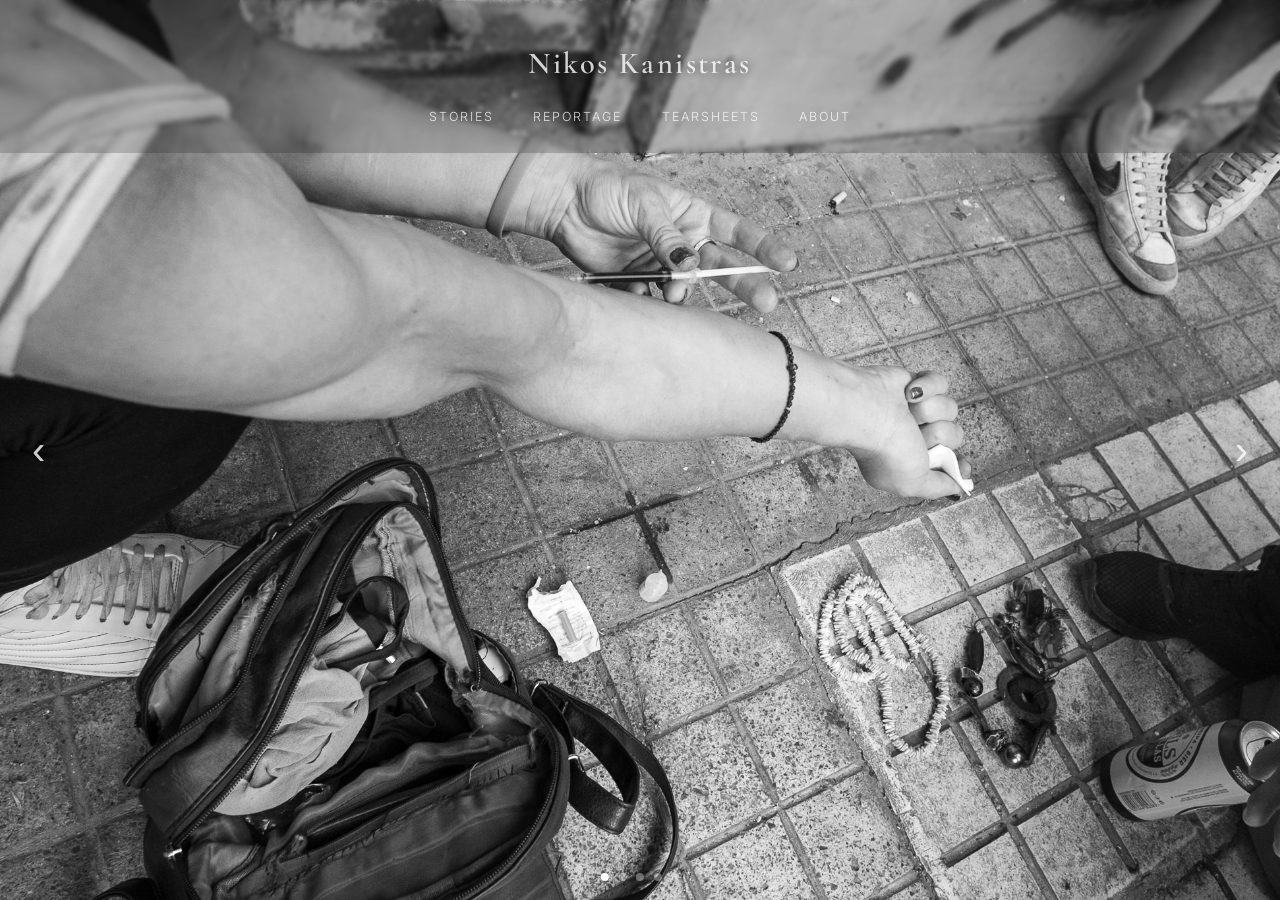
<file: index.html>
<!DOCTYPE html>
<html lang="en">
<head>
  <meta charset="UTF-8">
  <meta name="viewport" content="width=device-width, initial-scale=1.0">
  <title>Nikos Kanistras — Photography</title>
  <link rel="preconnect" href="https://fonts.googleapis.com">
  <link rel="preconnect" href="https://fonts.gstatic.com" crossorigin>
  <link href="https://fonts.googleapis.com/css2?family=Cormorant+Garamond:wght@400;500;600&family=Inter:wght@300;400;500&display=swap" rel="stylesheet">
  <link rel="stylesheet" href="style.css">
  <link rel="stylesheet" href="home.css">
</head>
<body class="home">
  <script src="header.js"></script>

  <main class="site-main">
    <div class="carousel">
      <img class="slide is-active" src="images/homepage_carousel/20210612-Orama_Wrkshp_Omonoia_Gray_Square-0074.jpg" alt="Slide one">
      <img class="slide" src="images/homepage_carousel/20240413-BerlinDE-Demo_PalaestineKongress-0263.jpg" alt="Slide two">
      <img class="slide" src="images/homepage_carousel/20240509-AlKhalilPS-StreetPhotography-0262.jpg" alt="Slide three">
      <img class="slide" src="images/homepage_carousel/20251111-BulqizeAL-Workshop-0398.jpg" alt="Slide four">
      <img class="slide" src="images/homepage_carousel/20250228-BerlinDE-Rally_Commemoration2YearsTempiTrainCrash-0039.jpg" alt="Slide five">

      <button class="carousel-btn prev" aria-label="Previous photo">&#8249;</button>
      <button class="carousel-btn next" aria-label="Next photo">&#8250;</button>

      <div class="carousel-dots"></div>
    </div>
  </main>

  <script src="home.js"></script>
</body>
</html>
</file>
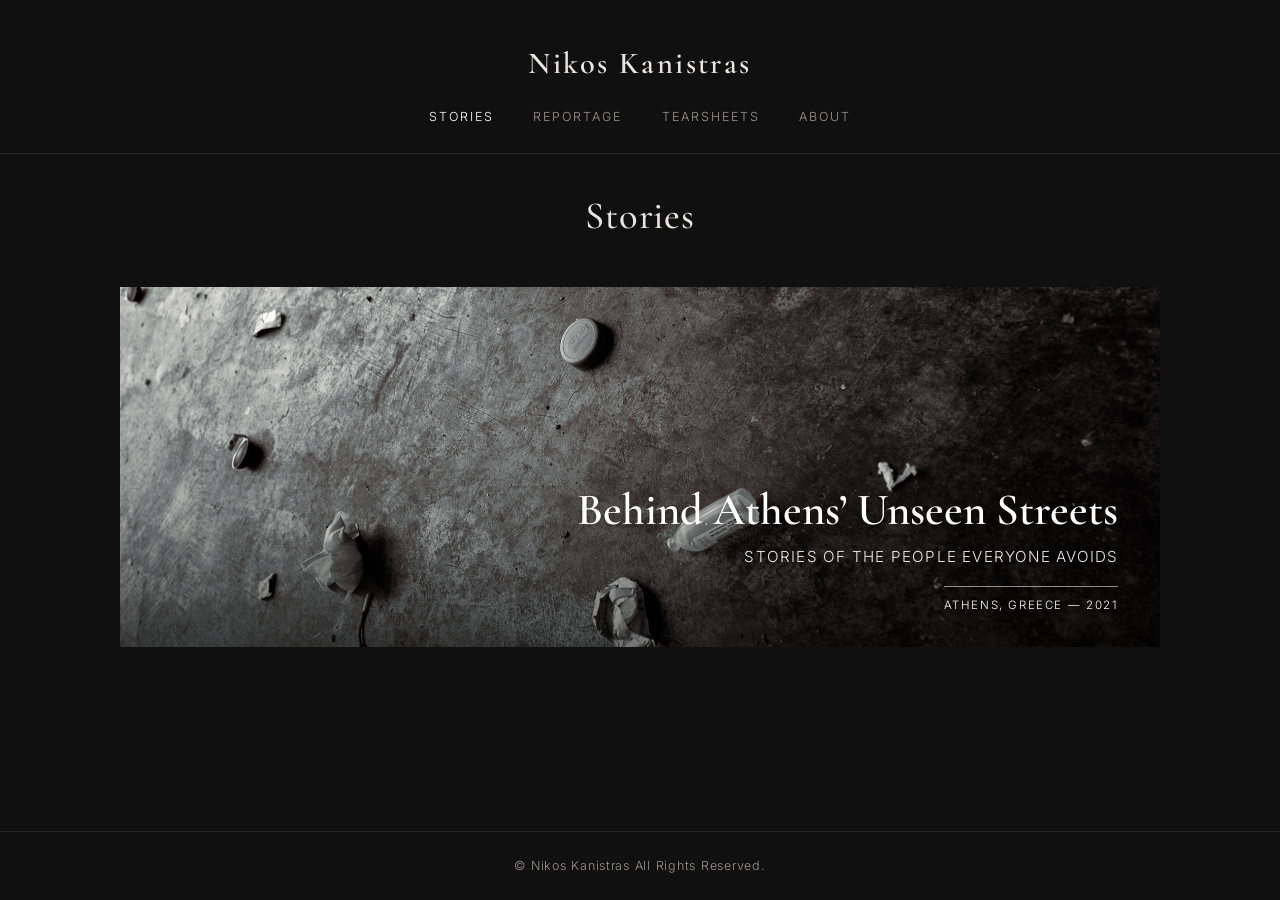
<file: stories.html>
<!DOCTYPE html>
<html lang="en">
<head>
  <meta charset="UTF-8">
  <meta name="viewport" content="width=device-width, initial-scale=1.0">
  <title>Stories — Nikos Kanistras</title>
  <link rel="preconnect" href="https://fonts.googleapis.com">
  <link rel="preconnect" href="https://fonts.gstatic.com" crossorigin>
  <link href="https://fonts.googleapis.com/css2?family=Cormorant+Garamond:wght@400;500;600&family=Inter:wght@300;400;500&display=swap" rel="stylesheet">
  <link rel="stylesheet" href="style.css">
  <link rel="stylesheet" href="stories.css">
</head>
<body>
  <script src="header.js"></script>

  <main class="site-main">
    <h1 class="page-title">Stories</h1>

    <!-- ============ STORY LIST — one column, mini-covers ============
         HOW TO ADD A NEW STORY:
         1. Duplicate the <a class="story-listing"> block.
         2. Point href to the story page file (e.g. omonoia.html).
         3. Swap the image — best to reuse the story's hero photo,
            so card and cover read as the same article.
         4. Fill title, subtitle, place/date EXACTLY as on the
            story cover, so they match when the reader clicks in. -->
    <div class="stories-list">

       <!--
      <-- ===== Hebron's Old City Children ===== --/>
      <a class="story-listing" href="story_hebrons_children.html">
        <img src="images/stories/hebrons_children/20240507-AlKhalilPS-StreetPhotography-0097.jpg"
             alt="Cover photo of the Omonoia story"
             loading="lazy">
        <span class="listing-overlay"></span>
        <span class="listing-text">
          <span class="listing-title">Hebron's Old City Children</span>
          <span class="listing-subtitle">A small kindergarden fights for children</span>
          <span class="listing-meta">HEBRON, West Bank, PALESTINE — May, 2024</span>
        </span>
      </a>
      <-- ===== END OF STORY ===== --/>
      -->

      <!-- ===== Behind Athens' Unseen Streets ===== -->
      <a class="story-listing" href="story_addiction.html">
        <img src="images/stories/omonoia/20210612-Orama_Wrkshp_Omonoia_Gray_Square-0043.jpg"
             alt="Cover photo of the Omonoia story"
             loading="lazy">
        <span class="listing-overlay"></span>
        <span class="listing-text">
          <span class="listing-title">Behind Athens&rsquo; Unseen Streets</span>
          <span class="listing-subtitle">Stories of the people everyone avoids</span>
          <span class="listing-meta">Athens, Greece — 2021</span>
        </span>
      </a>
      <!-- ===== END OF STORY ===== -->

      <!-- Copy-paste the block above for each new story.
           First card above is filled in as a working example. -->

    </div>
  </main>

  <script src="stories.js"></script>
</body>
</html>
</file>
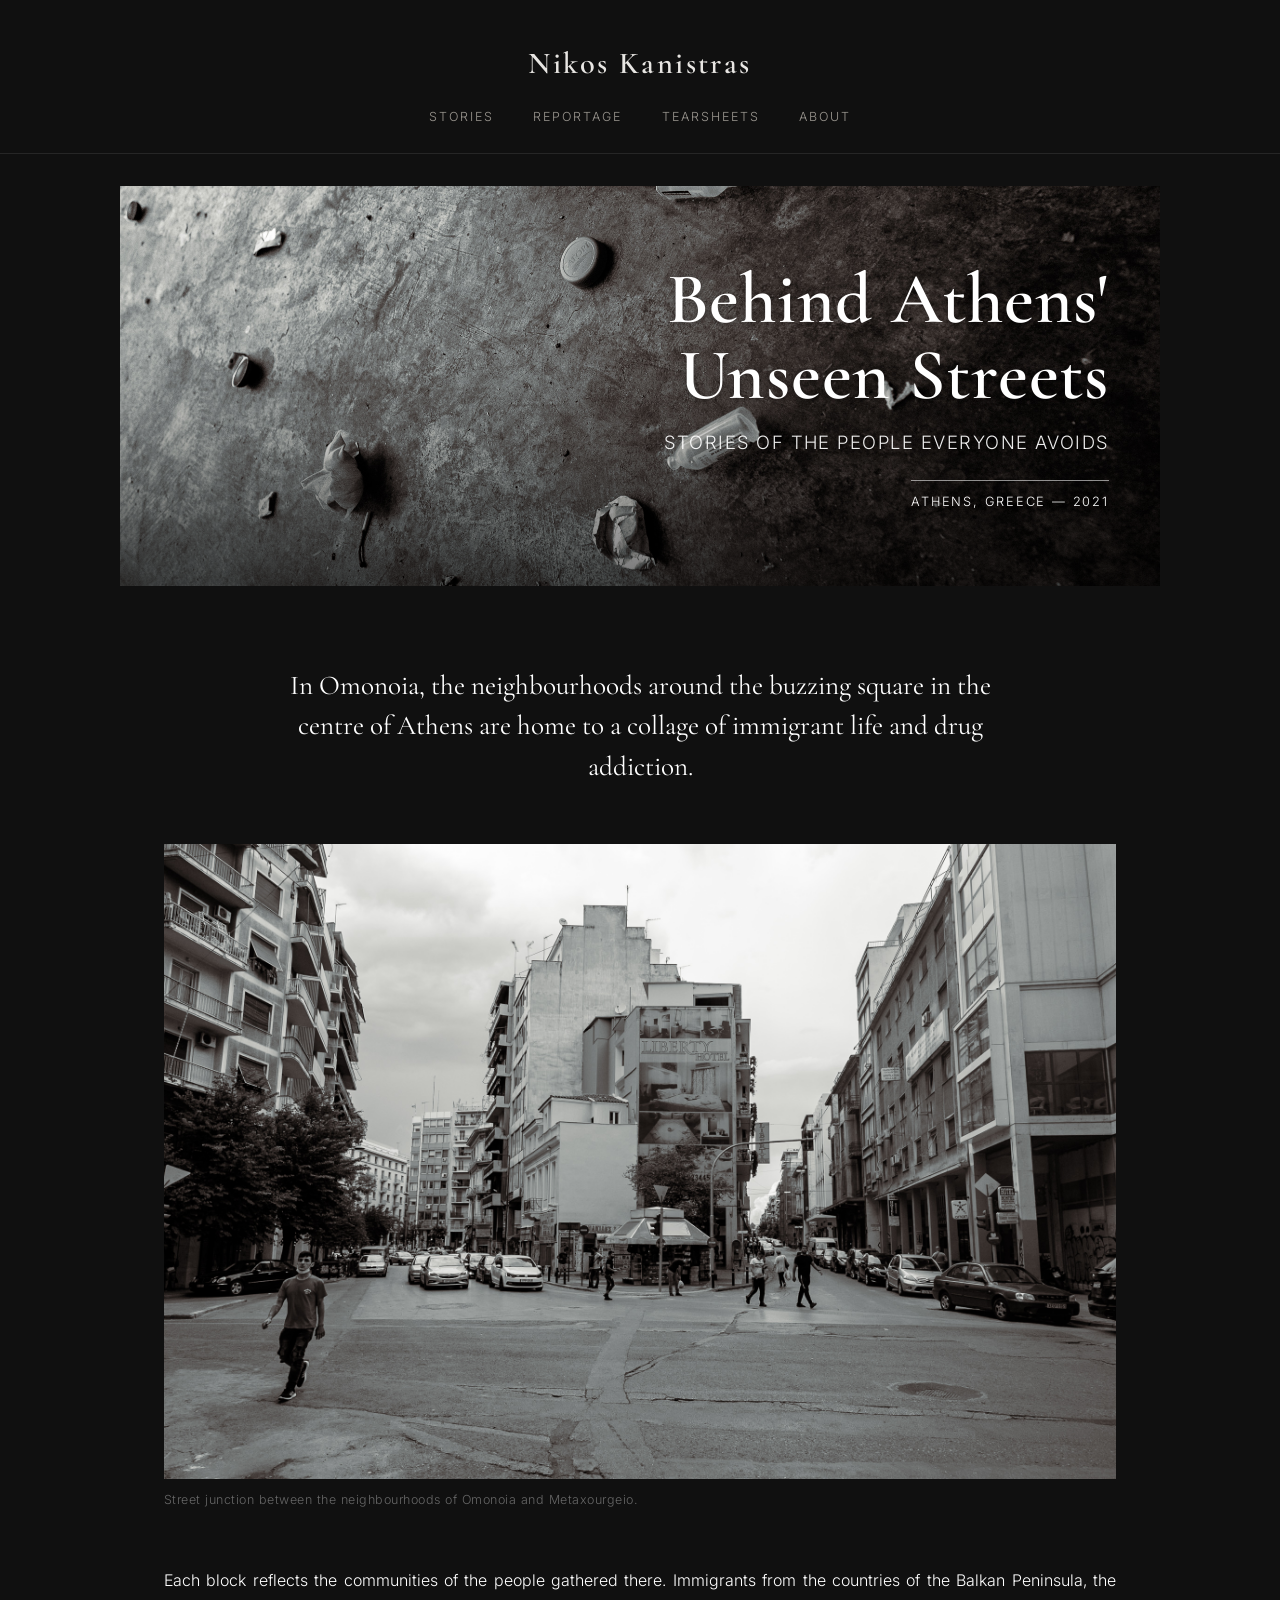
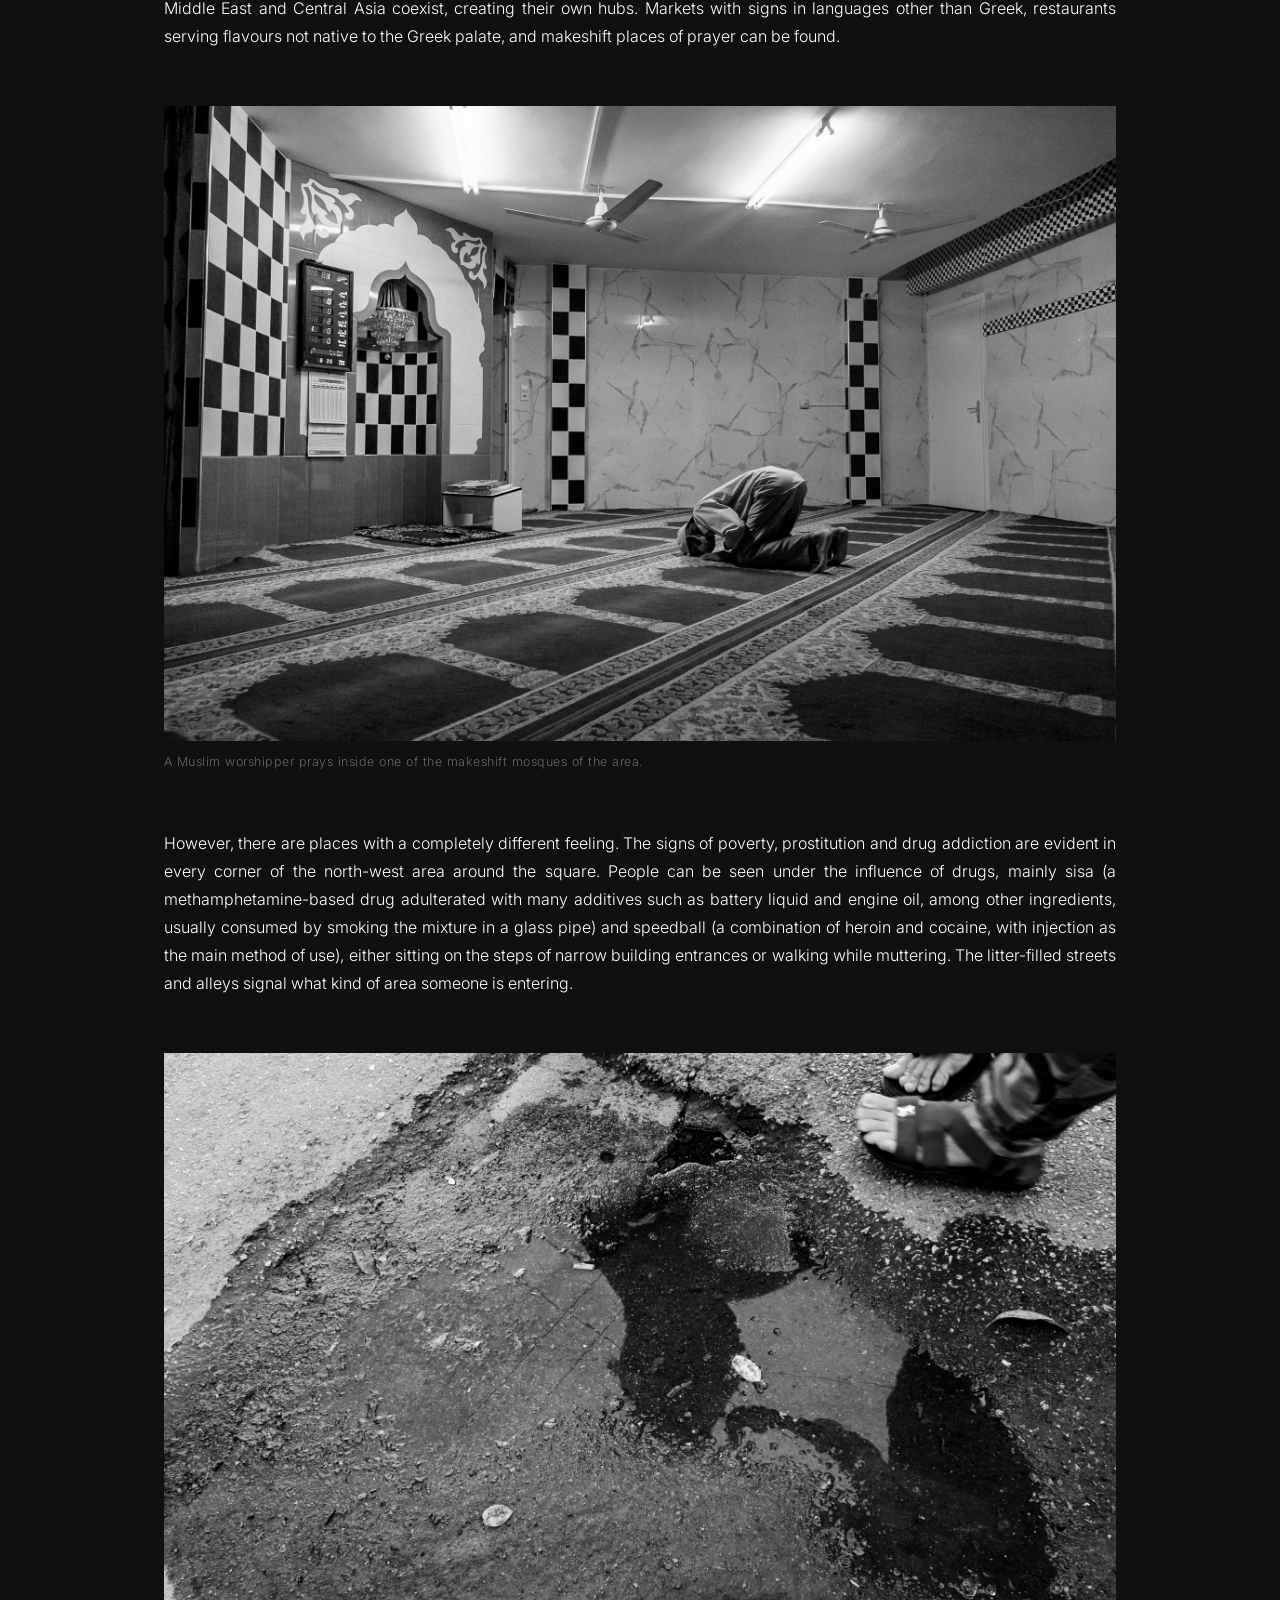
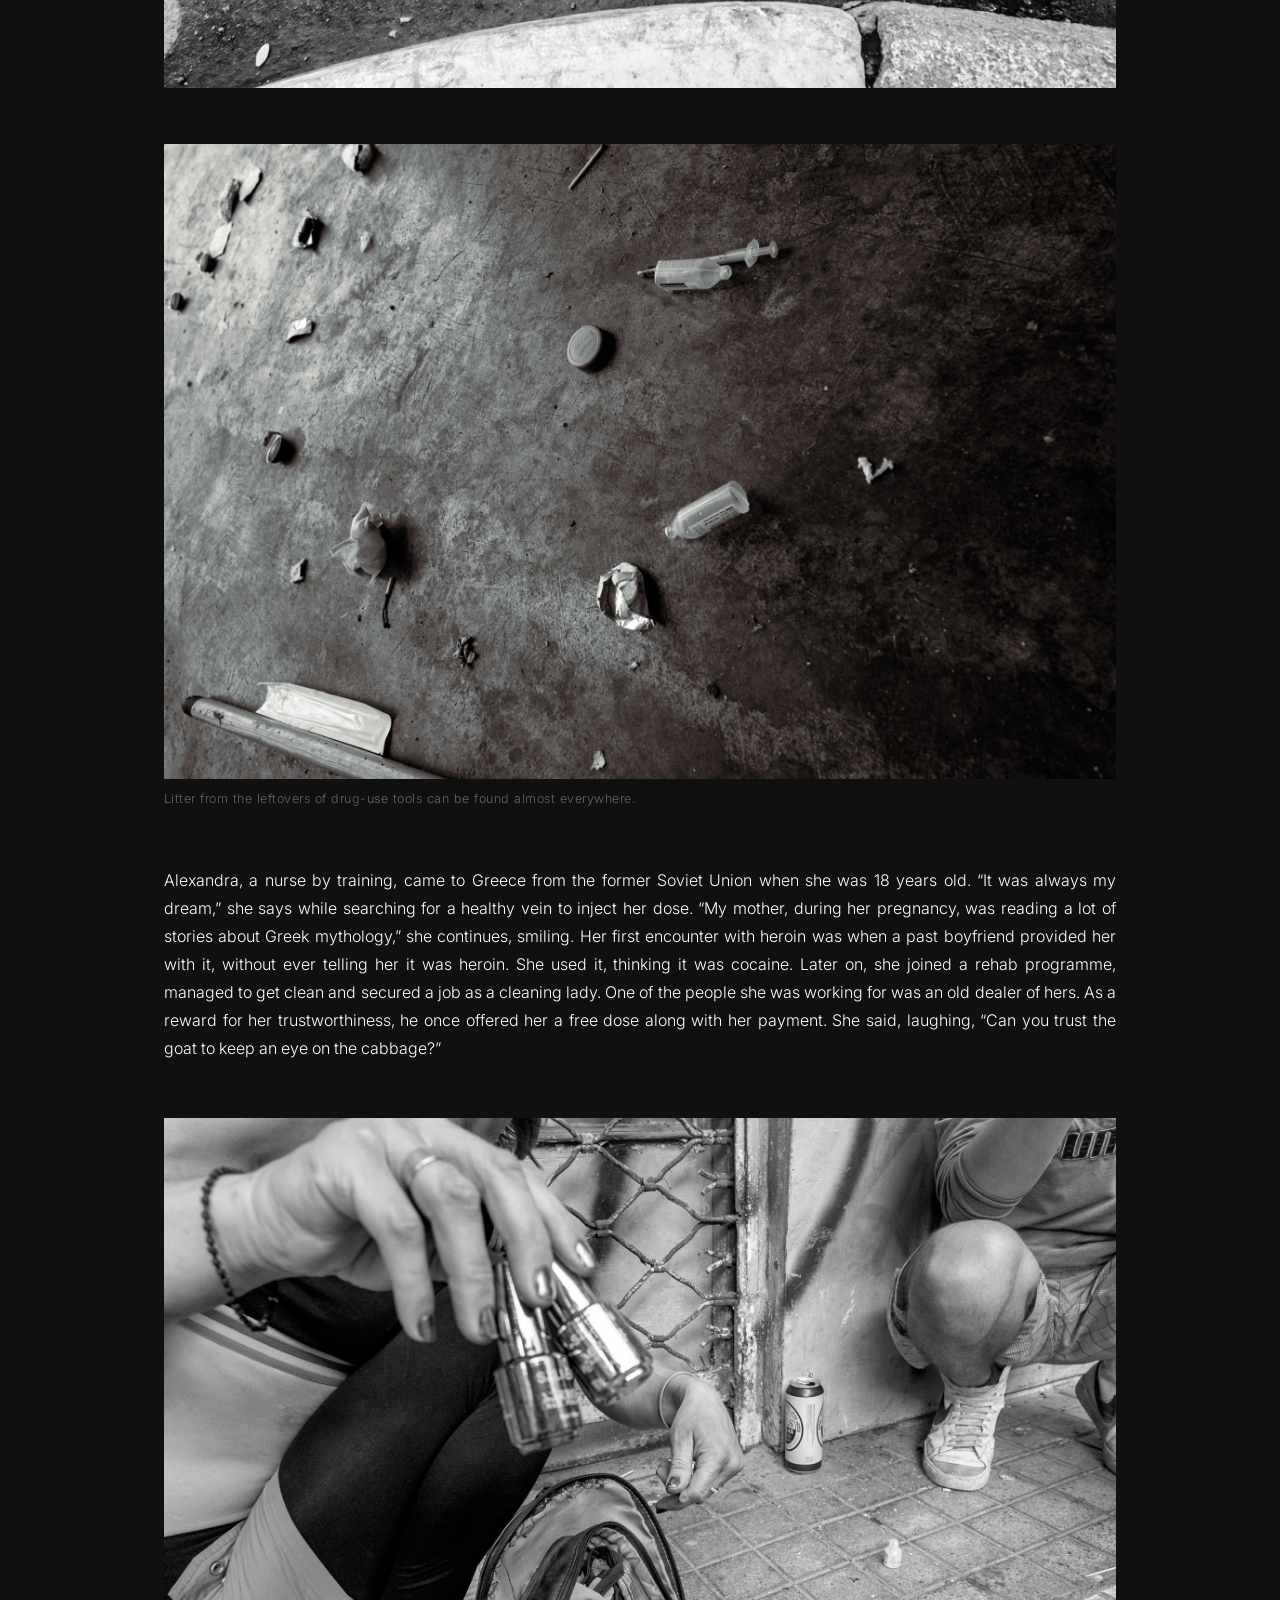
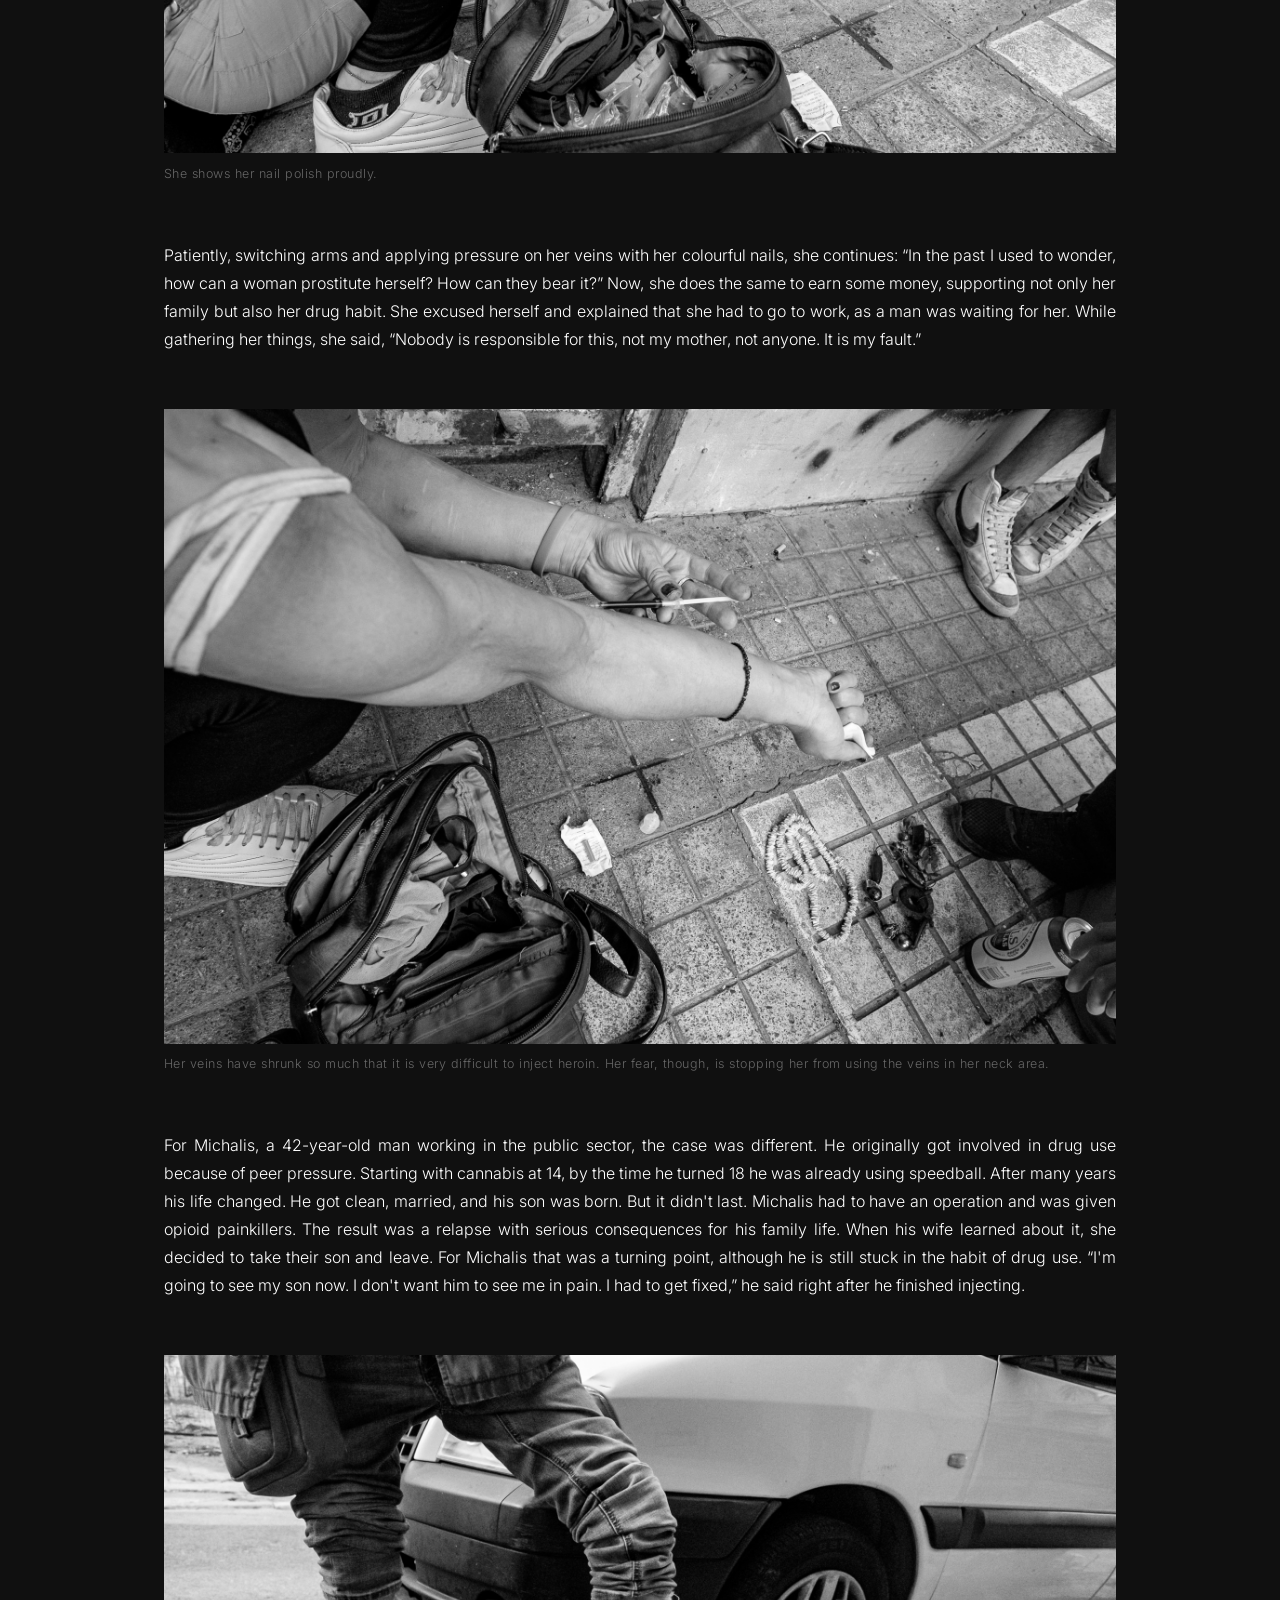
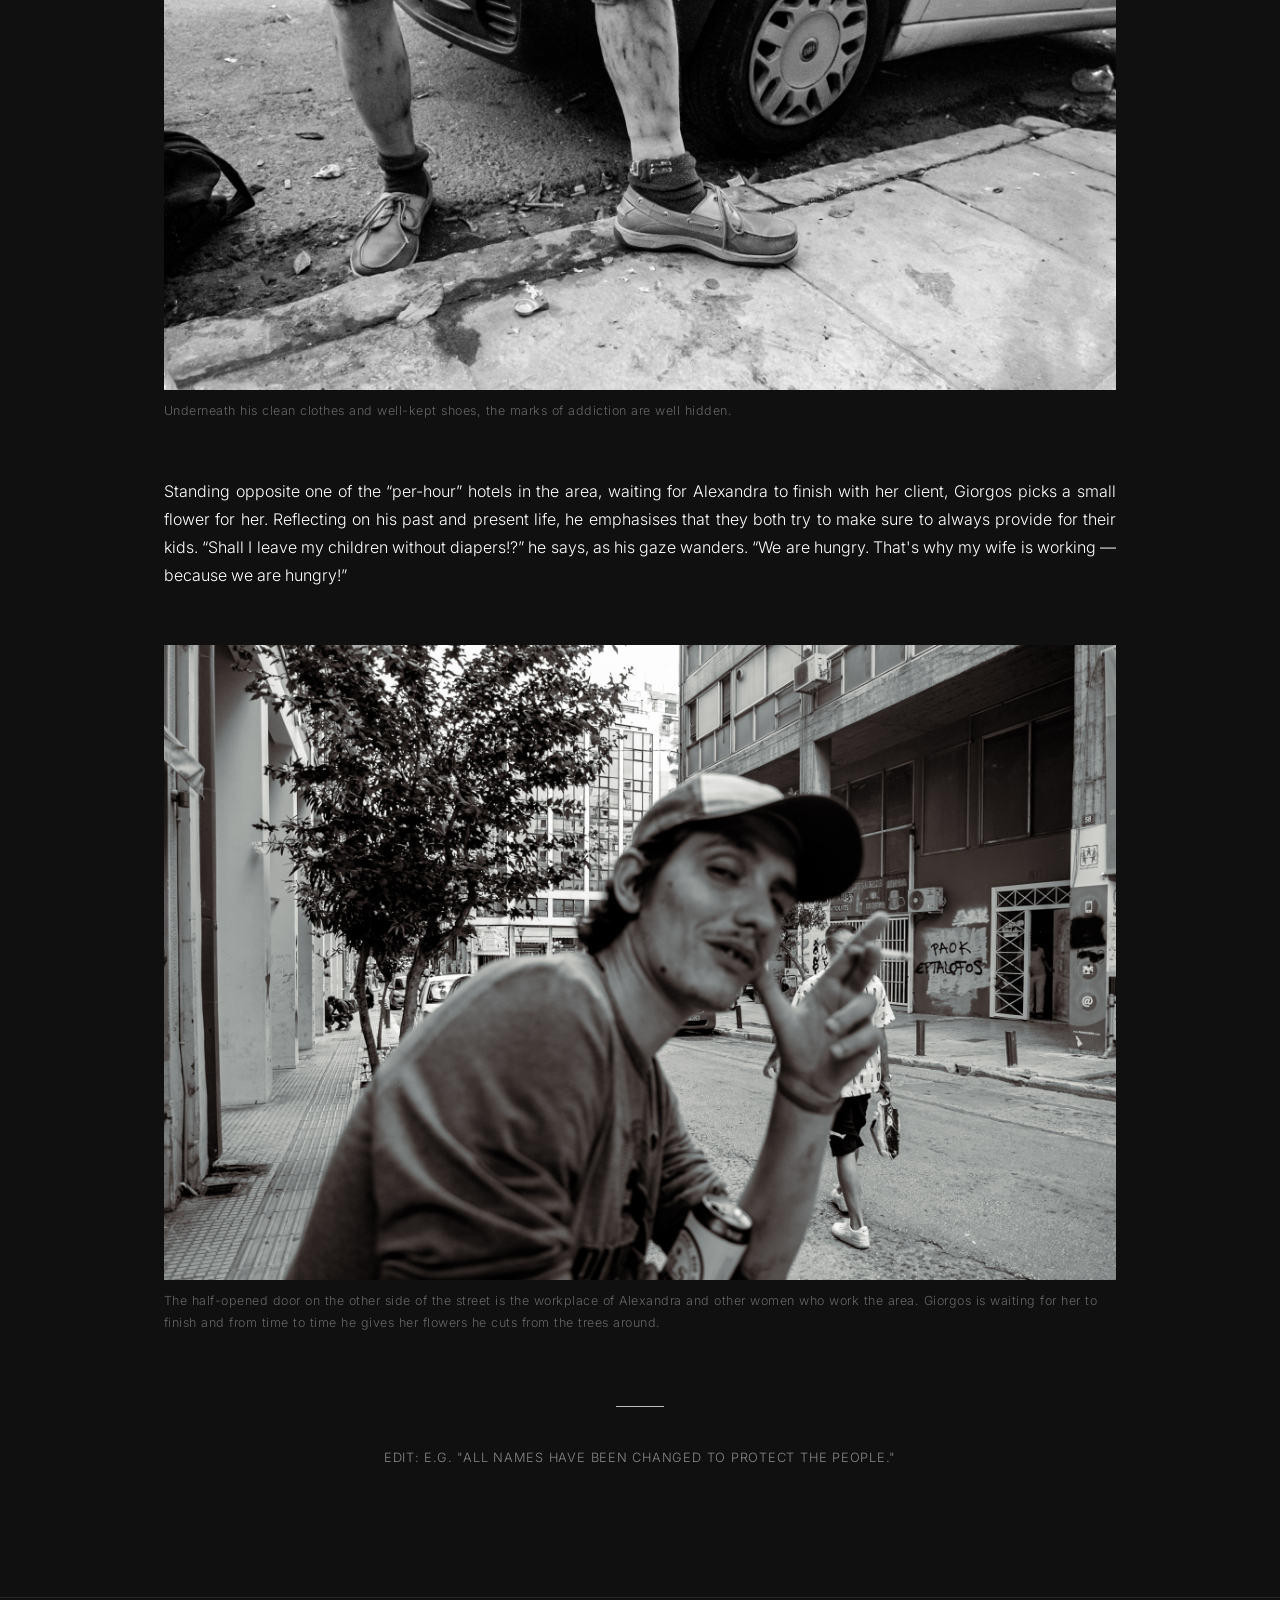
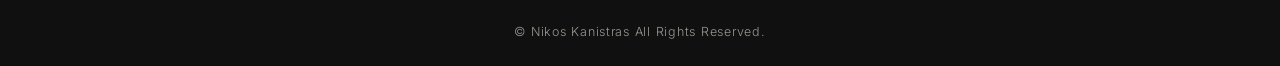
<file: story_addiction.html>
<!DOCTYPE html>
<html lang="en">
<head>
  <meta charset="UTF-8">
  <meta name="viewport" content="width=device-width, initial-scale=1.0">
  <!-- ─────────────────────────────────────────────────────────────
       HOW TO USE THIS TEMPLATE
       1. Duplicate this file and rename it to the story slug,
          e.g. "omonoia.html", "tempi-crash.html" (lowercase, hyphens).
       2. Search for every "EDIT:" comment below and replace it.
       3. Never edit story.css or story.js — they are shared by ALL
          stories. Everything you need to change lives in this file.
       4. Link the new story from stories.html.
       ───────────────────────────────────────────────────────────── -->

  <!-- EDIT: tab title — "Story Title — Nikos Kanistras" -->
  <title>Behind Athens' Unseen Streets</title>

  <link rel="preconnect" href="https://fonts.googleapis.com">
  <link rel="preconnect" href="https://fonts.gstatic.com" crossorigin>
  <link href="https://fonts.googleapis.com/css2?family=Cormorant+Garamond:ital,wght@0,400;0,500;0,600;1,400&family=Inter:wght@300;400;500&display=swap" rel="stylesheet">
  <link rel="stylesheet" href="style.css">
  <!-- Shared stylesheet for every story page -->
  <link rel="stylesheet" href="story.css">
</head>
<!-- body MUST keep class="story" — story.css depends on it -->
<body class="story">
  <script src="header.js"></script>

  <main class="site-main">

    <!-- ============ COVER ============ -->
    <section class="story-cover">
      <!-- EDIT: hero photo. Convention:
           images/stories/<story-slug>/<filename>.jpg -->
      <img class="story-cover-img"
           src="images/stories/omonoia/20210612-Orama_Wrkshp_Omonoia_Gray_Square-0043.jpg"
           alt="EDIT: one sentence describing the cover photo">
      <div class="story-cover-overlay"></div>
      <div class="story-cover-text">
        <!-- EDIT: bold serif headline -->
        <h1 class="story-title">Behind Athens' Unseen Streets</h1>
        <!-- EDIT: short sans-serif subtitle, usually lowercase-descriptive -->
        <p class="story-subtitle">Stories of the people everyone avoids</p>
        <!-- EDIT: location — year, or full date for single-day stories.
             Keep the "Place, Country — Date" pattern. -->
        <p class="story-meta">ATHENS, GREECE — 2021</p>
      </div>
    </section>

    <!-- ============ STORY BODY ============
         Everything from here to </article> is your editorial content.
         Order and number of paragraphs/photos is up to you. -->
    <article class="story-body">

      <!-- Standfirst: one or two sentences that set the scene.
           Rendered larger, serif, centered. Only one per story. -->
      <p class="story-lede">
        In Omonoia, the neighbourhoods around the buzzing square in the centre of Athens are home to a collage of immigrant life and drug addiction.
      </p>

      <!-- A full-width photograph. Copy this block as many times as you need.
           The caption is REQUIRED and should say who/where/what.
           Photos are clickable — the shared JS opens them in a lightbox
           automatically. No extra markup needed. -->
      <figure class="story-photo">
        <img src="images/stories/omonoia/20210612-Orama_Wrkshp_Omonoia_Gray_Square-0129.jpg"
             alt="Describe photo one"
             loading="lazy">
        <figcaption>Street junction between the neighbourhoods of Omonoia and Metaxourgeio.</figcaption>
      </figure>

      <p>
        Each block reflects the communities of the people gathered there. Immigrants from the countries of the Balkan Peninsula, the Middle East and Central Asia coexist, creating their own hubs. Markets with signs in languages other than Greek, restaurants serving flavours not native to the Greek palate, and makeshift places of prayer can be found.
      </p>

      <figure class="story-photo">
        <img src="images/stories/omonoia/20210612-Orama_Wrkshp_Omonoia_Gray_Square-0064.jpg"
             alt="Describe photo two"
             loading="lazy">
        <figcaption>A Muslim worshipper prays inside one of the makeshift mosques of the area.</figcaption>
      </figure>

      <p>
        However, there are places with a completely different feeling. The signs of poverty, prostitution and drug addiction are evident in every corner of the north-west area around the square. People can be seen under the influence of drugs, mainly sisa (a methamphetamine-based drug adulterated with many additives such as battery liquid and engine oil, among other ingredients, usually consumed by smoking the mixture in a glass pipe) and speedball (a combination of heroin and cocaine, with injection as the main method of use), either sitting on the steps of narrow building entrances or walking while muttering. The litter-filled streets and alleys signal what kind of area someone is entering.
      </p>

       <figure class="story-photo">
        <img src="images/stories/omonoia/20210612-Orama_Wrkshp_Omonoia_Gray_Square-0037.jpg" 
            alt=""
            loading="lazy">
        <figcaption class="photo-caption"></figcaption>
      </figure>

      <figure class="story-photo">
        <img src="images/stories/omonoia/20210612-Orama_Wrkshp_Omonoia_Gray_Square-0043.jpg" 
            alt=""
            loading="lazy">
        <figcaption class="photo-caption">Litter from the leftovers of drug-use tools can be found almost everywhere.</figcaption>
      </figure>

      <p>Alexandra, a nurse by training, came to Greece from the former Soviet Union when she was 18 years old. &ldquo;It was always my dream,&rdquo; she says while searching for a healthy vein to inject her dose. &ldquo;My mother, during her pregnancy, was reading a lot of stories about Greek mythology,&rdquo; she continues, smiling. Her first encounter with heroin was when a past boyfriend provided her with it, without ever telling her it was heroin. She used it, thinking it was cocaine. Later on, she joined a rehab programme, managed to get clean and secured a job as a cleaning lady. One of the people she was working for was an old dealer of hers. As a reward for her trustworthiness, he once offered her a free dose along with her payment. She said, laughing, &ldquo;Can you trust the goat to keep an eye on the cabbage?&rdquo;</p>     

       <figure class="story-photo">
        <img src="images/stories/omonoia/20210612-Orama_Wrkshp_Omonoia_Gray_Square-0070.jpg" 
            alt=""
            loading="lazy">
        <figcaption class="photo-caption">She shows her nail polish proudly.</figcaption>
      </figure>
    

      <p>Patiently, switching arms and applying pressure on her veins with her colourful nails, she continues: &ldquo;In the past I used to wonder, how can a woman prostitute herself? How can they bear it?&rdquo; Now, she does the same to earn some money, supporting not only her family but also her drug habit. She excused herself and explained that she had to go to work, as a man was waiting for her. While gathering her things, she said, &ldquo;Nobody is responsible for this, not my mother, not anyone. It is my fault.&rdquo;</p>
        
       <figure class="story-photo">
        <img src="images/stories/omonoia/20210612-Orama_Wrkshp_Omonoia_Gray_Square-0074.jpg" 
            alt=""
            loading="lazy">
        <figcaption class="photo-caption">Her veins have shrunk so much that it is very difficult to inject heroin. Her fear, though, is stopping her from using the veins in her neck area.</figcaption>
       </figure>

      <p>For Michalis, a 42-year-old man working in the public sector, the case was different. He originally got involved in drug use because of peer pressure. Starting with cannabis at 14, by the time he turned 18 he was already using speedball. After many years his life changed. He got clean, married, and his son was born. But it didn't last. Michalis had to have an operation and was given opioid painkillers. The result was a relapse with serious consequences for his family life. When his wife learned about it, she decided to take their son and leave. For Michalis that was a turning point, although he is still stuck in the habit of drug use. &ldquo;I'm going to see my son now. I don't want him to see me in pain. I had to get fixed,&rdquo; he said right after he finished injecting.</p>

       <figure class="story-photo">
        <img src="images/stories/omonoia/20211103-Toxicity_Athens_GR-0001.jpg" 
            alt=""
            loading="lazy">
        <figcaption class="photo-caption">Underneath his clean clothes and well-kept shoes, the marks of addiction are well hidden.</figcaption>
       </figure> 

      <p>Standing opposite one of the &ldquo;per-hour&rdquo; hotels in the area, waiting for Alexandra to finish with her client, Giorgos picks a small flower for her. Reflecting on his past and present life, he emphasises that they both try to make sure to always provide for their kids. &ldquo;Shall I leave my children without diapers!?&rdquo; he says, as his gaze wanders. &ldquo;We are hungry. That's why my wife is working &mdash; because we are hungry!&rdquo;</p>

       <figure class="story-photo">
        <img src="images/stories/omonoia/20210612-Orama_Wrkshp_Omonoia_Gray_Square-0097.jpg" 
            alt=""
            loading="lazy">
        <figcaption class="photo-caption">The half-opened door on the other side of the street is the workplace of Alexandra and other women who work the area. Giorgos is waiting for her to finish and from time to time he gives her flowers he cuts from the trees around.</figcaption>
       </figure> 

      <!-- End-of-story rule + note. Keep these INSIDE </article>. -->
      <hr class="story-end">
      <p class="story-note">
        EDIT: e.g. "All names have been changed to protect the people."
      </p>

    </article>
    <!-- ⚠️ </article> must come AFTER the rule and note — see template v1 bug -->

  </main>

  <!-- Shared script for every story page -->
  <script src="story.js"></script>
</body>
</html>
</file>
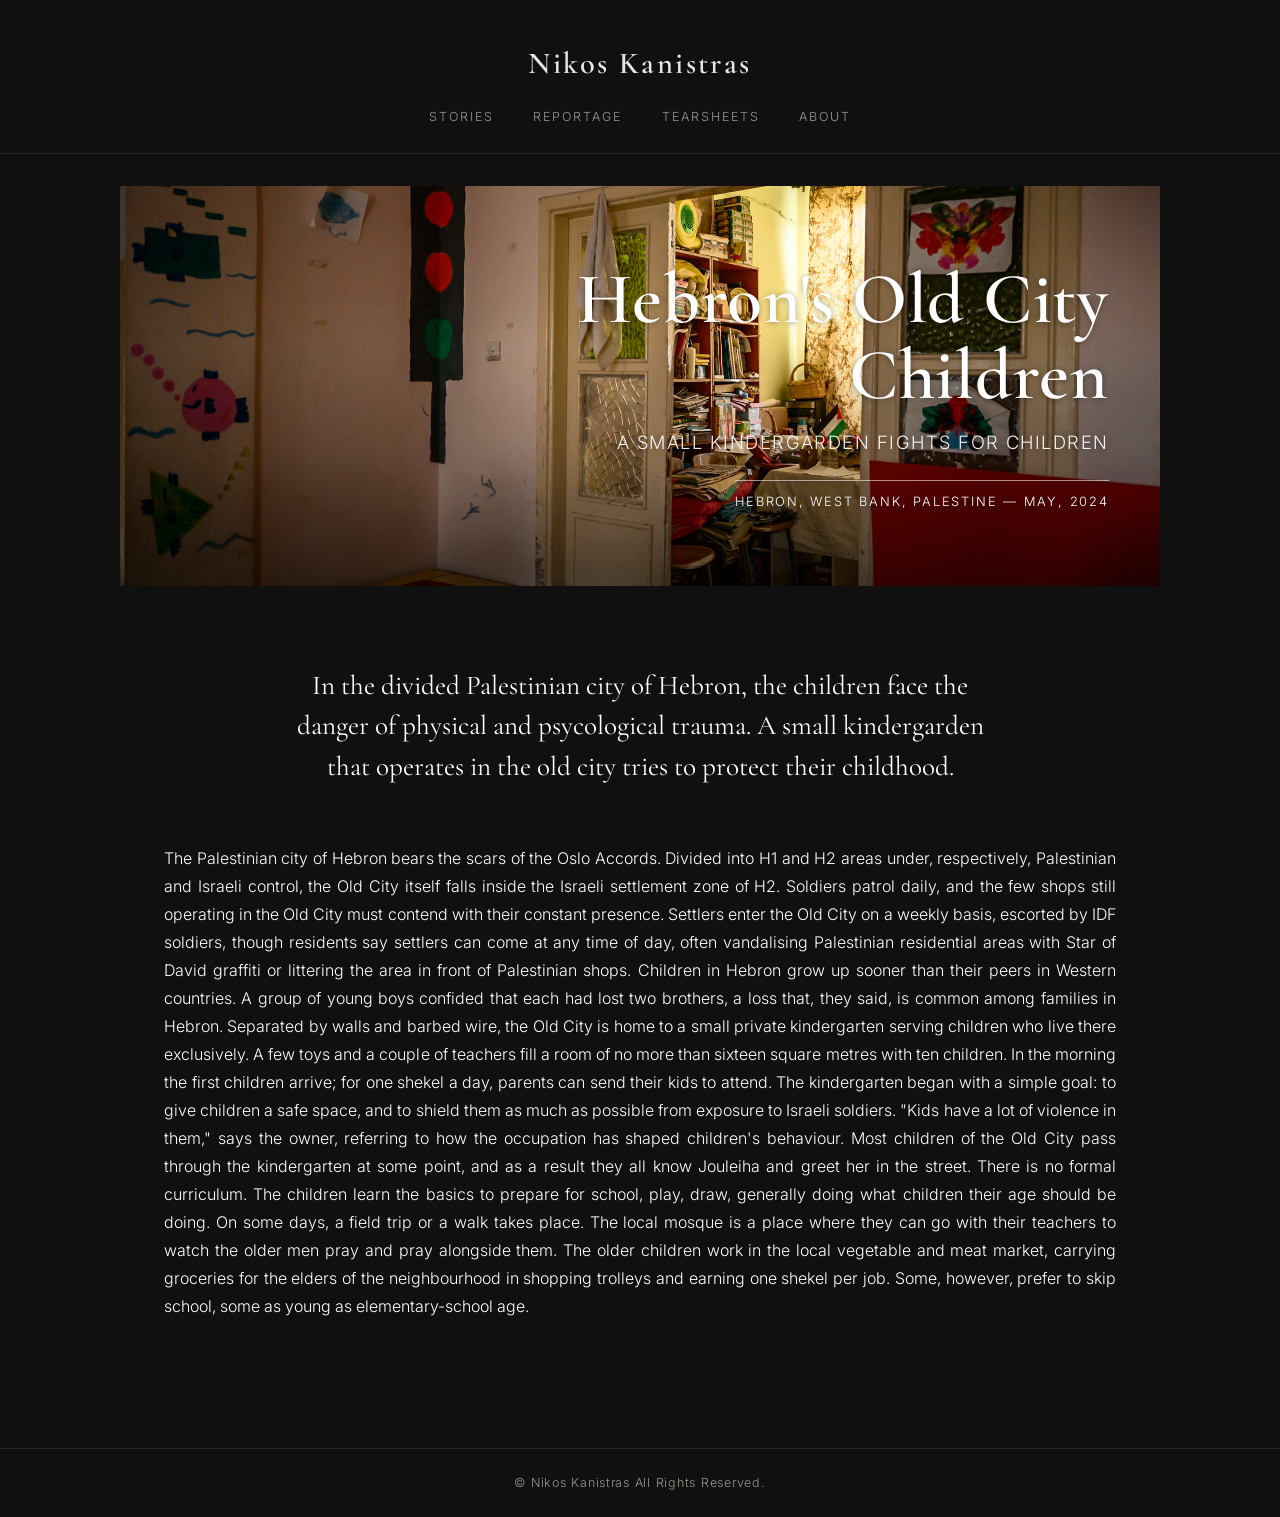
<file: story_hebrons_children.html>
<!DOCTYPE html>
<html lang="en">
<head>
  <meta charset="UTF-8">
  <meta name="viewport" content="width=device-width, initial-scale=1.0">
  <!-- ─────────────────────────────────────────────────────────────
       HOW TO USE THIS TEMPLATE
       1. Duplicate this file and rename it to the story slug,
          e.g. "omonoia.html", "tempi-crash.html" (lowercase, hyphens).
       2. Search for every "EDIT:" comment below and replace it.
       3. Never edit story.css or story.js — they are shared by ALL
          stories. Everything you need to change lives in this file.
       4. Link the new story from stories.html.
       ───────────────────────────────────────────────────────────── -->

  <!-- EDIT: tab title — "Story Title — Nikos Kanistras" -->
  <title>Hebron's Old City Children</title>

  <link rel="preconnect" href="https://fonts.googleapis.com">
  <link rel="preconnect" href="https://fonts.gstatic.com" crossorigin>
  <link href="https://fonts.googleapis.com/css2?family=Cormorant+Garamond:ital,wght@0,400;0,500;0,600;1,400&family=Inter:wght@300;400;500&display=swap" rel="stylesheet">
  <link rel="stylesheet" href="style.css">
  <!-- Shared stylesheet for every story page -->
  <link rel="stylesheet" href="story.css">
</head>
<!-- body MUST keep class="story" — story.css depends on it -->
<body class="story">
  <script src="header.js"></script>

  <main class="site-main">

    <!-- ============ COVER ============ -->
    <section class="story-cover">
      <!-- EDIT: hero photo. Convention:
           images/stories/<story-slug>/<filename>.jpg -->
      <img class="story-cover-img"
           src="images/stories/hebrons_children/20240507-AlKhalilPS-StreetPhotography-0097.jpg"
           alt="EDIT: one sentence describing the cover photo">
      <div class="story-cover-overlay"></div>
      <div class="story-cover-text">
        <!-- EDIT: bold serif headline -->
        <h1 class="story-title">Hebron's Old City Children</h1>
        <!-- EDIT: short sans-serif subtitle, usually lowercase-descriptive -->
        <p class="story-subtitle">A small kindergarden fights for children</p>
        <!-- EDIT: location — year, or full date for single-day stories.
             Keep the "Place, Country — Date" pattern. -->
        <p class="story-meta">HEBRON, West Bank, PALESTINE — May, 2024</p>
      </div>
    </section>

    <!-- ============ STORY BODY ============
         Everything from here to </article> is your editorial content.
         Order and number of paragraphs/photos is up to you. -->
    <article class="story-body">

      <!-- Standfirst: one or two sentences that set the scene.
           Rendered larger, serif, centered. Only one per story. -->
      <p class="story-lede">
        In the divided Palestinian city of Hebron, the children face the danger of physical and psycological trauma. A small kindergarden that operates in the old city tries to protect their childhood.
      </p>

      <p>
        The Palestinian city of Hebron bears the scars of the Oslo Accords. Divided into H1 and H2 areas under, respectively, Palestinian and Israeli control, the Old City itself falls inside the Israeli settlement zone of H2. Soldiers patrol daily, and the few shops still operating in the Old City must contend with their constant presence. Settlers enter the Old City on a weekly basis, escorted by IDF soldiers, though residents say settlers can come at any time of day, often vandalising Palestinian residential areas with Star of David graffiti or littering the area in front of Palestinian shops.
        Children in Hebron grow up sooner than their peers in Western countries. A group of young boys confided that each had lost two brothers, a loss that, they said, is common among families in Hebron. Separated by walls and barbed wire, the Old City is home to a small private kindergarten serving children who live there exclusively. A few toys and a couple of teachers fill a room of no more than sixteen square metres with ten children. In the morning the first children arrive; for one shekel a day, parents can send their kids to attend. The kindergarten began with a simple goal: to give children a safe space, and to shield them as much as possible from exposure to Israeli soldiers. "Kids have a lot of violence in them," says the owner, referring to how the occupation has shaped children's behaviour. Most children of the Old City pass through the kindergarten at some point, and as a result they all know Jouleiha and greet her in the street.
        There is no formal curriculum. The children learn the basics to prepare for school, play, draw, generally doing what children their age should be doing. On some days, a field trip or a walk takes place. The local mosque is a place where they can go with their teachers to watch the older men pray and pray alongside them.
        The older children work in the local vegetable and meat market, carrying groceries for the elders of the neighbourhood in shopping trolleys and earning one shekel per job. Some, however, prefer to skip school, some as young as elementary-school age. 
      </p>

      <p>
        
      </p>

      <!--

      <figure class="story-photo">
        <img src="images/stories/omonoia/20210612-Orama_Wrkshp_Omonoia_Gray_Square-0064.jpg"
             alt="Describe photo two"
             loading="lazy">
        <figcaption>A muslim worshipper is parying inside one of the makeshift mosques of the area.</figcaption>
      </figure>

      <p>
        However, there are places with a completely different feeling. The signs of poverty, prostitutions and drug addiction are evident in every corner of the north-west area around the square. Persons can be seen under the influence of drugs, mainly sisa (methamphetamine based drug adultered with many additives such as battery liquids, engine oil among other ingredients. Consumed usually by smoking the mixture in a glass pipe) and speedball (combination of heroin and cocaine with injection as main method of usage), either sitting on the steps of narrow entrances of the buildings or walking while muttering. The litter-filled streets and alleys signal what kind of area someone is entering.
      </p>

       <figure class="story-photo">
        <img src="images/stories/omonoia/20210612-Orama_Wrkshp_Omonoia_Gray_Square-0037.jpg" 
            alt=""
            loading="lazy">
        <figcaption class="photo-caption"></figcaption>
      </figure>

      <figure class="story-photo">
        <img src="images/stories/omonoia/20210612-Orama_Wrkshp_Omonoia_Gray_Square-0043.jpg" 
            alt=""
            loading="lazy">
        <figcaption class="photo-caption">Littering from the leftovers of drug useage tools can be found almost everywhere.</figcaption>
      </figure>

      <p>Alexandra, a nurse by training, came to Greece from the former Soviet Union when she was 18 years old. &ldquo;It was always my dream,&rdquo; she says while searching for a healthy vein to inject her dose. &ldquo;My mother, during her pregnancy, was reading a lot of stories about Greek mythology,&rdquo; she continues, smiling. Her first encounter with heroin was when a past boyfriend provided her with it, without ever telling her it was heroin. She used it, thinking it was cocaine. Later on, she joined a rehab program, managed to get clean, and secured a job as a cleaning lady. One of the persons she was working for was an old dealer of hers. As a reward for her trustworthiness, he once offered her a free dose along with her payment. She said, laughing, &ldquo;Can you trust the goat to keep an eye on the cabbage?&rdquo;</p>     

       <figure class="story-photo">
        <img src="images/stories/omonoia/20210612-Orama_Wrkshp_Omonoia_Gray_Square-0070.jpg" 
            alt=""
            loading="lazy">
        <figcaption class="photo-caption">She shows her nail polish proudly.</figcaption>
      </figure>
    

      <p>Patiently, switching arms and applying pressure on her veins with her colourful nails, she continues: &ldquo;In the past I was wondering, how can a woman prostitute herself? How can they bear it?&rdquo; Now, she does the same to earn some money, supporting not only their family but also their drug habits. She excused herself and explained she had to go to work, as a man was waiting for her. While gathering her stuff, she said, &ldquo;Nobody is responsible for this, not my mother, not anyone. It is my fault.&rdquo;</p>
        
       <figure class="story-photo">
        <img src="images/stories/omonoia/20210612-Orama_Wrkshp_Omonoia_Gray_Square-0074.jpg" 
            alt=""
            loading="lazy">
        <figcaption class="photo-caption">Her veins have been shink so much that is very difficult to shoot heroin. Her fear though is not letting her use her veins in the area around the neck.</figcaption>
       </figure>

      <p>Though for Michalis, a 42-year-old man working in the public sector, the case was different. He originally got involved in drug use because of peer pressure. Starting with cannabis at 14, by the time he turned 18 he was already using speedball. After many years his life changed &mdash; he got clean, married, and his son was born. But it didn't last. Michalis had to have an operation and was given opioid painkillers. The result was a relapse with serious consequences for his family life. When his wife learned about it, she decided to take their son and leave. For Michalis that was a turning point, although he is still stuck in the habit of drug use. &ldquo;I'm going to see my son now. I don't want him to see me in pain. I had to get fixed,&rdquo; he told right after he finished injecting.</p>

       <figure class="story-photo">
        <img src="images/stories/omonoia/20211103-Toxicity_Athens_GR-0001.jpg" 
            alt=""
            loading="lazy">
        <figcaption class="photo-caption">Uderneath his clean cloths and well kept shoes, the marks of addiction are well hidden.</figcaption>
       </figure> 

      <p>Standing opposite one of the &ldquo;per-hour&rdquo; hotels in the area, waiting for Alexandra to finish with her client, Giorgos picks a small flower for her. Reflecting on his past and present life, he emphasises that they both try to make sure to always provide for their kids. &ldquo;Shall I leave my children without diapers!?&rdquo; he says, as his gaze wanders. &ldquo;We are hungry. That's why my wife is working, because we are hungry!&rdquo;</p>
       <figure class="story-photo">
        <img src="images/stories/omonoia/20210612-Orama_Wrkshp_Omonoia_Gray_Square-0097.jpg" 
            alt=""
            loading="lazy">
        <figcaption class="photo-caption">The half opened door at the other side of the streat is the working place for Alexandra and other women that stroll in the area. Giorgos is waiting for her to finish and from time to time he is giving her flowers he cuts from the trees around.</figcaption>
       </figure> 

      <hr class="story-end">
      <p class="story-note">
        EDIT: e.g. "All names have been changed to protect the persons."
      </p>
      -->
    </article>
    <!-- ⚠️ </article> must come AFTER the rule and note — see template v1 bug -->

  </main>

  <!-- Shared script for every story page -->
  <script src="story.js"></script>
</body>
</html>
</file>
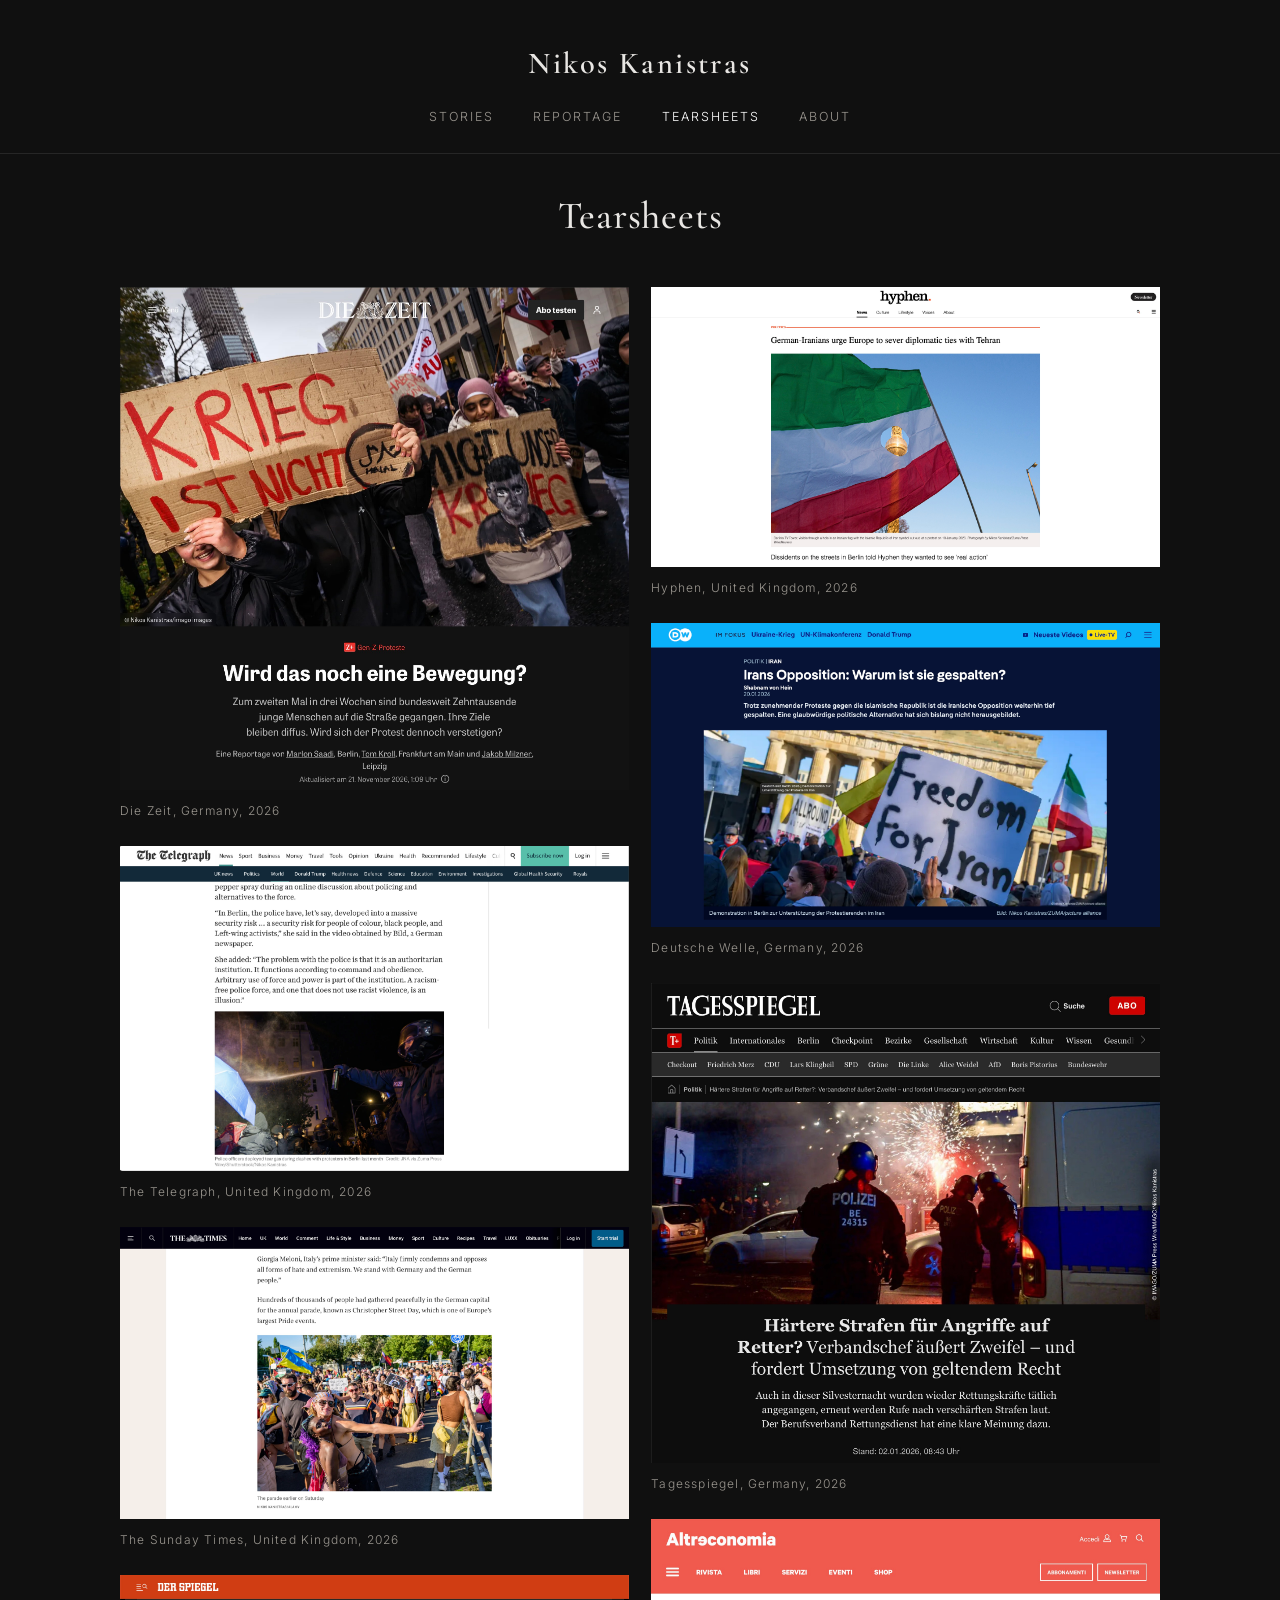
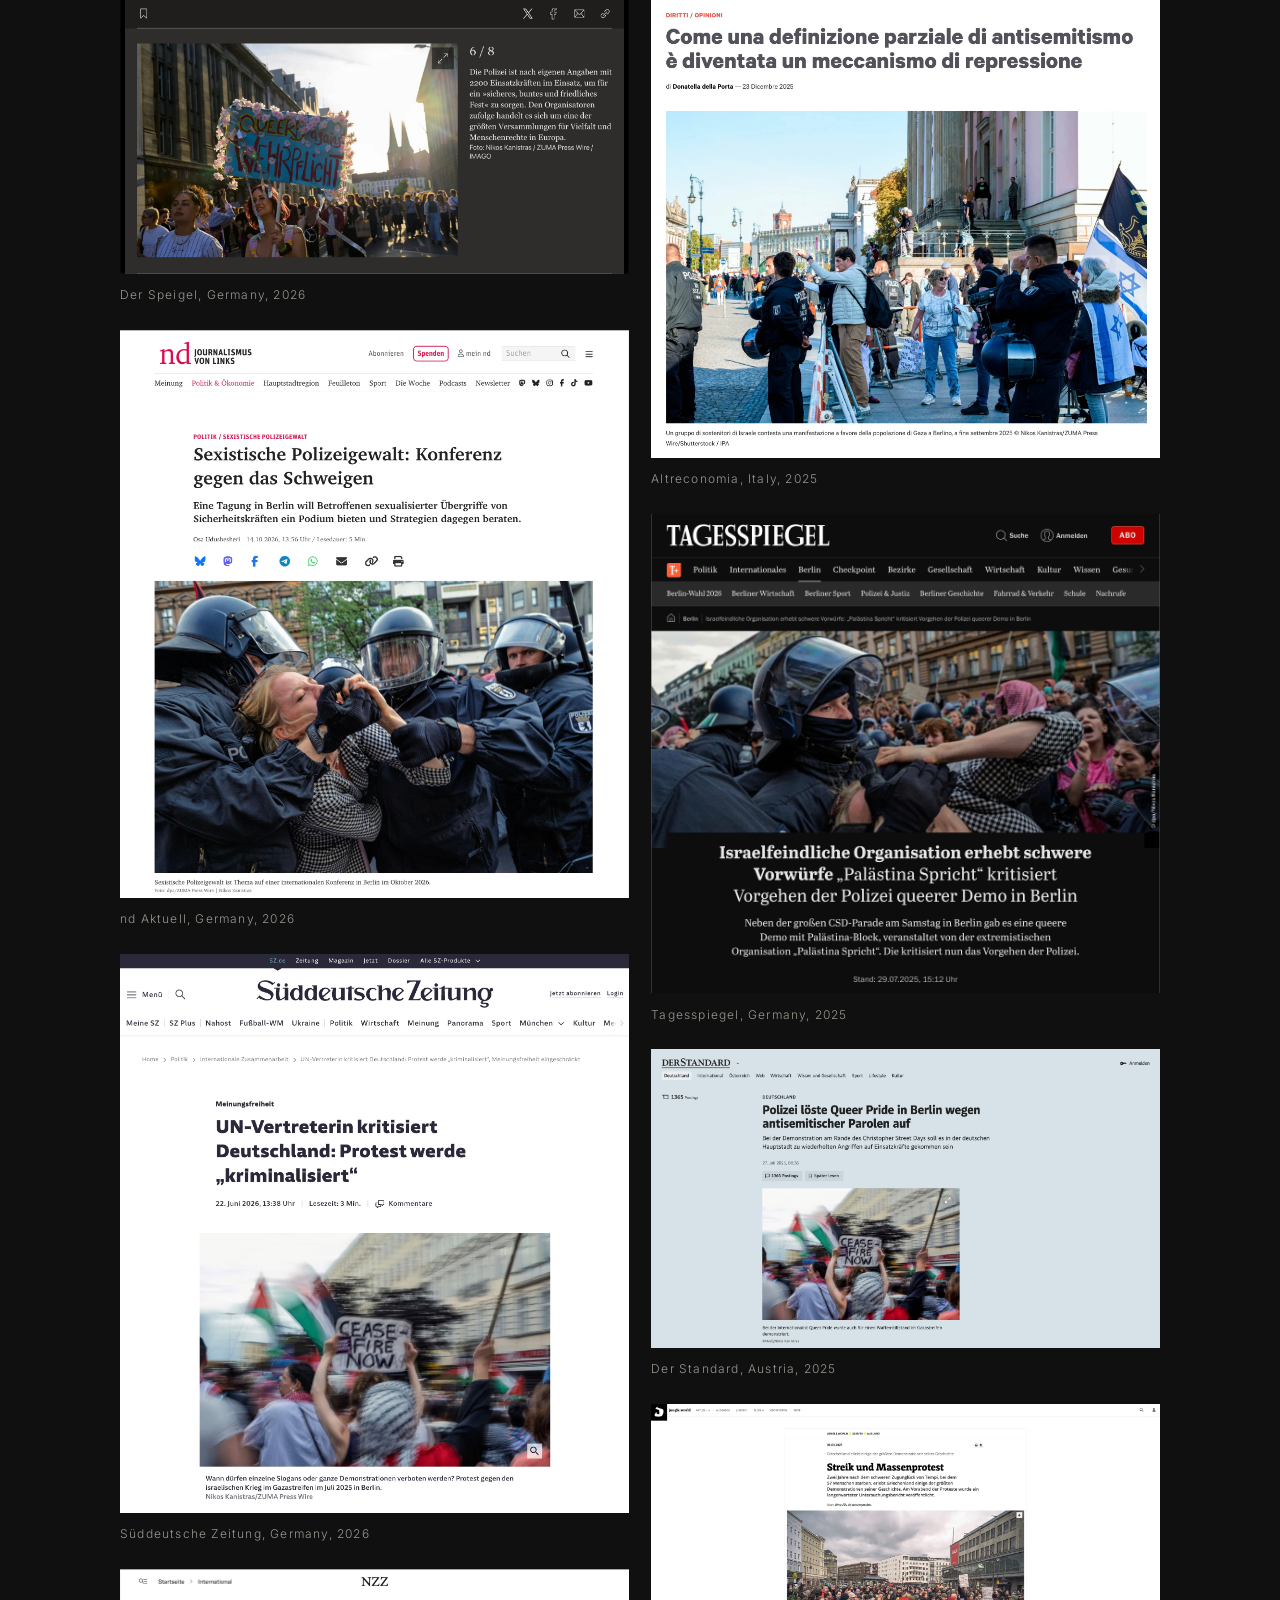
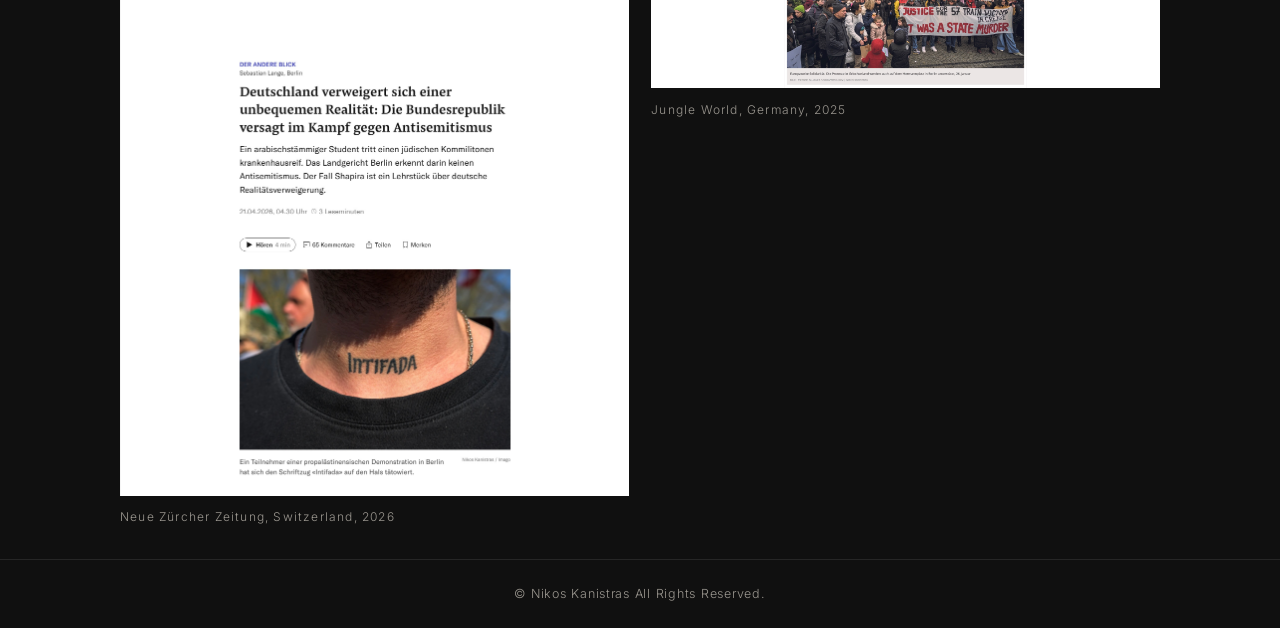
<file: tearsheets.html>
<!DOCTYPE html>
<html lang="en">
<head>
  <meta charset="UTF-8">
  <meta name="viewport" content="width=device-width, initial-scale=1.0">
  <title>Tearsheets — Nikos Kanistras</title>
  <link rel="preconnect" href="https://fonts.googleapis.com">
  <link rel="preconnect" href="https://fonts.gstatic.com" crossorigin>
  <link href="https://fonts.googleapis.com/css2?family=Cormorant+Garamond:wght@500;600&family=Inter:wght@300;400&display=swap" rel="stylesheet">
  <link rel="stylesheet" href="style.css">
  <link rel="stylesheet" href="tearsheets.css">
</head>
<body>
  <script src="header.js"></script>

  <main class="site-main">
    <h1 class="page-title">Tearsheets</h1>

    <div class="tearsheets-grid">

      <!-- Copy this block for each new tearsheet.
           Change: href (article URL), img src, alt text, caption text. -->

      <a class="tearsheet"
         href="https://www.zeit.de/gesellschaft/zeitgeschehen/2026-11/gen-z-proteste-schueler-berlin-leipzig-frankfurt"
         target="_blank" rel="noopener">
        <img src="images/tearsheets/20261121_DieZeit_DE.jpg"
             alt="Tearsheet: Die Zeit, Gen-Z school protests"
             loading="lazy">
        <span class="tearsheet-caption">Die Zeit, Germany, 2026</span>
      </a>

      <a class="tearsheet"
         href="https://www.telegraph.co.uk/world-news/2026/11/17/berlins-mamdani-police-risk-black-people-left-eralp-video/"
         target="_blank" rel="noopener">
        <img src="images/tearsheets/20261117_TheTelegraph_UK.jpg"
             alt="Tearsheet: The Telegraph, ‘Berlin’s Mamdani’ says police pose risk to black people and the Left"
             loading="lazy">
        <span class="tearsheet-caption">The Telegraph, United Kingdom, 2026</span>
      </a>

      <a class="tearsheet"
         href="https://www.thetimes.com/world/europe/article/berlin-pride-crash-several-hurt-after-van-driven-into-crowd-6kxd6mqct"
         target="_blank" rel="noopener">
        <img src="images/tearsheets/20260726_TheTimes_UK.jpg"
             alt="Tearsheet: The Sunday Times, Berlin Pride attack suspect shot"
             loading="lazy">
        <span class="tearsheet-caption">The Sunday Times, United Kingdom, 2026</span>
      </a>

      <a class="tearsheet"
         href="https://www.spiegel.de/panorama/csd-in-berlin-haltung-ist-hot-a-90bec1e6-fbe5-48e8-ae7b-7d46658b1b31"
         target="_blank" rel="noopener">
        <img src="images/tearsheets/20260725_DerSpiegel_DE.jpg"
             alt="Tearsheet: Der Speigel, Berlin Pride CSD"
             loading="lazy">
        <span class="tearsheet-caption">Der Speigel, Germany, 2026</span>
      </a>

      <!--
      <a class="tearsheet"
         href="https://www.jungewelt.de/artikel/531744.berliner-polizist-im-internet-der-moderne-freund-und-helfer.html"
         target="_blank" rel="noopener">
        <img src="images/tearsheets/20261020_JungeWelt_DE.jpg"
             alt="Tearsheet: Junge Welt, Berlin police article"
             loading="lazy">
        <span class="tearsheet-caption">Junge Welt, Germany, 2026</span>
      </a>
      -->

      <a class="tearsheet"
         href="https://www.nd-aktuell.de/artikel/1203173.sexistische-polizeigewalt-sexistische-polizeigewalt-konferenz-gegen-das-schweigen.html"
         target="_blank" rel="noopener">
        <img src="images/tearsheets/20261014_nd_DE.jpg"
             alt="Tearsheet: nd Aktuell, conference against sexist police violence"
             loading="lazy">
        <span class="tearsheet-caption">nd Aktuell, Germany, 2026</span>
      </a>
      
      <a class="tearsheet" href="#" target="_blank" rel="noopener">
        <img src="images/tearsheets/20260621_SudDeutcheZeitung_DE.jpg"
             alt="Tearsheet: Süddeutsche Zeitung"
             loading="lazy">
        <span class="tearsheet-caption">Süddeutsche Zeitung, Germany, 2026</span>
      </a>

      <a class="tearsheet"
         href="https://www.nzz.ch/international/deutschland-verweigert-sich-einer-unbequemen-realitaet-die-bundesrepublik-versagt-im-kampf-gegen-antisemitismus-ld.1934491"
         target="_blank" rel="noopener">
        <img src="images/tearsheets/20260421_NZZ_SW.jpg"
             alt="Tearsheet: Neue Zürcher Zeitung"
             loading="lazy">
        <span class="tearsheet-caption">Neue Zürcher Zeitung, Switzerland, 2026</span>
      </a>

      <a class="tearsheet" href="#" target="_blank" rel="noopener">
        <img src="images/tearsheets/20260122_Hyphen_UK.jpg"
             alt="Tearsheet: Hyphen magazine"
             loading="lazy">
        <span class="tearsheet-caption">Hyphen, United Kingdom, 2026</span>
      </a>

      <a class="tearsheet" href="#" target="_blank" rel="noopener">
        <img src="images/tearsheets/20260120_DW_DE.jpg"
             alt="Tearsheet: Deutsche Welle"
             loading="lazy">
        <span class="tearsheet-caption">Deutsche Welle, Germany, 2026</span>
      </a>

      <a class="tearsheet" href="#" target="_blank" rel="noopener">
        <img src="images/tearsheets/20260102_Tagesspiegel_DE.jpg"
             alt="Tearsheet: Tagesspiegel"
             loading="lazy">
        <span class="tearsheet-caption">Tagesspiegel, Germany, 2026</span>
      </a>

      <a class="tearsheet" href="#" target="_blank" rel="noopener">
        <img src="images/tearsheets/20251223_Altreconomia_SP.jpg"
             alt="Tearsheet: Altreconomia"
             loading="lazy">
        <span class="tearsheet-caption">Altreconomia, Italy, 2025</span>
      </a>

      <a class="tearsheet"
         href="https://www.tagesspiegel.de/berlin/israelfeindliche-organisation-erhebt-schwere-vorwurfe-palastina-spricht-kritisiert-vorgehen-der-polizei-queerer-demo-in-berlin-14101865.html"
         target="_blank" rel="noopener">
        <img src="images/tearsheets/20260729_Tagesspiegel_DE.jpg"
             alt="Tearsheet: Tagesspiegel, queer demo in Berlin"
             loading="lazy">
        <span class="tearsheet-caption">Tagesspiegel, Germany, 2025</span>
      </a>

      <a class="tearsheet" href="#" target="_blank" rel="noopener">
        <img src="images/tearsheets/20250721_DerStandard_AS.jpg"
             alt="Tearsheet: Der Standard"
             loading="lazy">
        <span class="tearsheet-caption">Der Standard, Austria, 2025</span>
      </a>

      <a class="tearsheet" href="#" target="_blank" rel="noopener">
        <img src="images/tearsheets/20250306_JungleWorld_DE.jpg"
             alt="Tearsheet: Jungle World"
             loading="lazy">
        <span class="tearsheet-caption">Jungle World, Germany, 2025</span>
      </a>
      
    </div>
  </main>

  <script src="tearsheets.js"></script>
</body>
</html>
</file>
<file: style.css>
/* ---------- Base: shared by ALL pages ---------- */
:root {
  --bg: #101010;
  --text: #e8e6e3;
  --muted: #9a968f;
  --accent: #ffffff;
  --border: #262626;
  --max-width: 85%;
}

* { margin: 0; padding: 0; box-sizing: border-box; }

html { scroll-behavior: smooth; }

body {
  background: var(--bg);
  color: var(--text);
  font-family: "Inter", sans-serif;
  font-weight: 300;
  font-size: 16px;
  line-height: 1.6;
  -webkit-font-smoothing: antialiased;

  /* Sticky footer: footer stays at the bottom on short pages */
  min-height: 100vh;
  display: flex;
  flex-direction: column;
}

img { display: block; max-width: 100%; }

a { color: var(--text); text-decoration: none; transition: opacity 0.2s ease; }
a:hover { opacity: 0.6; }

h1, h2, h3 {
  font-family: "Cormorant Garamond", serif;
  font-weight: 500;
  letter-spacing: 0.02em;
}

/* ---------- Header (injected by header.js) ---------- */
.site-header {
  text-align: center;
  padding: 2.5rem 1.5rem 1.5rem;
  border-bottom: 1px solid var(--border);
}

.logo {
  display: inline-block;
  font-family: "Cormorant Garamond", serif;
  font-size: 1.9rem;
  font-weight: 600;
  letter-spacing: 0.08em;
}

.site-nav { margin-top: 0.9rem; }

.site-nav a {
  font-size: 0.78rem;
  text-transform: uppercase;
  letter-spacing: 0.16em;
  color: var(--muted);
  margin: 0 1.1rem;
}

.site-nav a:hover { color: var(--accent); opacity: 1; }
.site-nav a.active { color: var(--accent); }

/* ---------- Page title ---------- */
.page-title {
  font-size: 2.4rem;
  margin-bottom: 2.5rem;
  text-align: center;
}

/* ---------- Main ---------- */
.site-main {
  flex: 1;                        /* pushes the footer down when content is short */
  width: 100%;
  max-width: var(--max-width);
  margin: 0 auto;
  padding: 2rem 1.5rem;
}

/* ---------- Footer (injected by header.js) ---------- */
.site-footer {
  border-top: 1px solid var(--border);
  padding: 1.5rem;
  text-align: center;
  font-size: 0.78rem;
  letter-spacing: 0.06em;
  color: var(--muted);
}

/* ---------- Responsive ---------- */
@media (max-width: 700px) {
  .logo { font-size: 1.5rem; }

  .site-nav a {
    display: inline-block;
    margin: 0.35rem 0.7rem;       /* lets the links wrap on small screens */
  }

  .page-title { font-size: 2rem; }
}
</file>
<file: home.css>
/* ---------- Homepage only ---------- */

/* Fixed, no scroll */
body.home {
  height: 100vh;
  height: 100dvh;              /* more accurate on mobile browsers */
  overflow: hidden;
}

body.home .site-main {
  padding: 0;
  display: flex;               /* lets the carousel stretch */
}

/* Transparent blurred header floating over the photos */
body.home .site-header {
  position: fixed;
  top: 0;
  left: 0;
  right: 0;
  z-index: 3;
  background: rgba(16, 16, 16, 0.2);
  border: none;                /* no separator line over photos */
  backdrop-filter: blur(2px);
  -webkit-backdrop-filter: blur(4px);
}

body.home .site-header a,
body.home .carousel-btn,
body.home .carousel-dots button { color: rgba(255, 255, 255, 0.8); }

body.home .logo { text-shadow: 0 1px 8px rgba(0, 0, 0, 0.6); }

/* ---------- Carousel ---------- */
.carousel {
  position: fixed;             /* fills the screen, independent of page flow */
  inset: 0;
  overflow: hidden;
}

.slide {
  position: absolute;
  inset: 0;
  width: 100%;
  height: 100%;
  object-fit: cover;           /* fills the screen, trims the excess */
  opacity: 0;
  transition: opacity 0.8s ease;
}

.slide.is-active { opacity: 1; }

.carousel-btn {
  position: absolute;
  top: 50%;
  transform: translateY(-50%);
  background: none;
  border: none;
  color: rgba(255, 255, 255, 0.75);
  font-size: 2.5rem;
  cursor: pointer;
  padding: 1rem;
  z-index: 2;
}
.carousel-btn:hover { color: #fff; }
.carousel-btn.prev { left: 1rem; }
.carousel-btn.next { right: 1rem; }

.carousel-dots {
  position: absolute;
  bottom: 1.2rem;
  left: 50%;
  transform: translateX(-50%);
  display: flex;
  gap: 0.6rem;
  z-index: 2;
}

.carousel-dots button {
  width: 8px;
  height: 8px;
  border-radius: 50%;
  border: none;
  background: rgba(255, 255, 255, 0.35);
  cursor: pointer;
  padding: 0;
}
.carousel-dots button.is-active { background: #fff; }

@media (max-width: 700px) {
  .carousel-btn { font-size: 1.8rem; padding: 0.6rem; }
}
</file>
<file: stories.css>
/* ============================================================
   STORY LIST — one column of mini-covers (stories.html).
   Each card mimics a story cover: photo, gradient, text
   bottom-right. Replace the old .stories-grid / .story-card
   block in style.css with this one.
   ============================================================ */

/* One story per row, generous space between them */
.stories-list {
  display: grid;
  grid-template-columns: 1fr;
  gap: 3.5rem;
  max-width: 1400px;          /* keeps covers cinematic, not stretched */
  margin: 0 auto;
}

/* Each listing IS the cover: photo + overlay + text, all inside one link */
.story-listing {
  position: relative;
  display: block;
  height: 40vh;               /* mini version of the full-height cover */
  overflow: hidden;
}

.story-listing img {
  width: 100%;
  height: 100%;
  object-fit: cover;
  transition: transform 0.4s ease;
}

.story-listing:hover img { transform: scale(1.02); }
.story-listing:hover { opacity: 1; }   /* override global link-dimming */

/* Same gradient as the story cover */
.listing-overlay {
  position: absolute;
  inset: 0;
  background: linear-gradient(
    to top,
    rgba(0, 0, 0, 0.55) 0%,
    rgba(0, 0, 0, 0.15) 35%,
    rgba(0, 0, 0, 0) 60%
  );
}

/* Text block, bottom-right — same geometry as the cover */
.listing-text {
  position: absolute;
  right: 4%;
  bottom: 9%;
  max-width: 34rem;
  text-align: right;
  color: #fff;
  text-shadow: 0 1px 6px rgba(0, 0, 0, 0.35);
  display: flex;
  flex-direction: column;
  align-items: flex-end;      /* keeps the meta rule from stretching */
}

/* Bold serif title — scaled-down cover title */
.listing-title {
  font-family: 'Cormorant Garamond', serif;
  font-weight: 600;
  font-size: clamp(1.8rem, 3.5vw, 2.8rem);
  line-height: 1.1;
}

/* Uppercase sans subtitle */
.listing-subtitle {
  font-family: 'Inter', sans-serif;
  font-weight: 300;
  font-size: clamp(0.8rem, 1.2vw, 0.95rem);
  letter-spacing: 0.08em;
  text-transform: uppercase;
  margin-top: 0.6rem;
  opacity: 0.92;
}

/* Place / year with the thin rule, like the cover meta */
.listing-meta {
  font-family: 'Inter', sans-serif;
  font-weight: 300;
  font-size: clamp(0.7rem, 0.9vw, 0.8rem);
  letter-spacing: 0.14em;
  text-transform: uppercase;
  margin-top: 1rem;
  padding-top: 0.6rem;
  border-top: 1px solid rgba(255, 255, 255, 0.55);
}

/* Phones: shorter covers, text spans most of the width */
@media (max-width: 700px) {
  .story-listing { 
    height: 40vh;
    width: 100%;
}

  .listing-text {
    left: 6%;
    right: 6%;
    bottom: 7%;
  }
}
</file>
<file: story.css>
/* ============================================================
   story.css — SHARED by all story pages. Do not edit per story.
   Any story-specific tweak should go in that page's HTML only.
   Requires style.css (fonts, header, footer) and body class="story".
   ============================================================ */

/* ---- Cover ---- */
.story-cover {
  position: relative;
  width: 100%;
  height: 40vh;
  min-height: 400px;
  overflow: hidden;
}

.story-cover-img {
  width: 100%;
  height: 100%;
  object-fit: cover;
  display: block;
}

/* Dark gradient so the text stays readable on light photos */
.story-cover-overlay {
  position: absolute;
  inset: 0;
  background: linear-gradient(
    to top,
    rgba(0, 0, 0, 0.55) 0%,
    rgba(0, 0, 0, 0.15) 35%,
    rgba(0, 0, 0, 0) 60%
  );
}

/* Text block pinned to bottom-right */
.story-cover-text {
  position: absolute;
  right: 4vw;
  bottom: 8vh;
  max-width: 34rem;
  text-align: right;
  color: #fff;
  text-shadow: 0 1px 6px rgba(0, 0, 0, 0.35);
}

/* Bold serif title */
.story-title {
  font-family: 'Cormorant Garamond', serif;
  font-weight: 600;
  font-size: clamp(2.4rem, 6vw, 4.5rem);
  line-height: 1.05;
  margin: 0;
  letter-spacing: 0.01em;
}

/* Sans-serif subtitle */
.story-subtitle {
  font-family: 'Inter', sans-serif;
  font-weight: 300;
  font-size: clamp(0.9rem, 1.6vw, 1.15rem);
  letter-spacing: 0.08em;
  text-transform: uppercase;
  margin: 0.9rem 0 0;
  opacity: 0.92;
}

/* Location + date, small sans line under the subtitle */
.story-meta {
  font-family: 'Inter', sans-serif;
  font-weight: 300;
  font-size: clamp(0.72rem, 1vw, 0.85rem);
  letter-spacing: 0.14em;
  text-transform: uppercase;
  margin: 1.4rem 0 0;
  padding-top: 0.7rem;
  border-top: 1px solid rgba(255, 255, 255, 0.55);
  display: inline-block;
}

/* ---- Story body ---- */
.story-body {
  max-width: 62rem;
  margin: 0 auto;
  padding: 5rem 1.25rem 6rem;
  font-family: 'Inter', sans-serif;
  font-weight: 300;
  text-align: justify;
  hyphens: auto;
  font-size: 1rem;
  line-height: 1.75;
  color: #fff;
}

/* Standfirst / lede: larger, serif, centered */
.story-lede {
  font-family: 'Cormorant Garamond', serif;
  font-size: clamp(1.3rem, 2.4vw, 1.7rem);
  font-weight: 400;
  line-height: 1.5;
  text-align: center;
  max-width: 44rem;
  margin: 0 auto 3.5rem;
}

/* Photographs */
.story-photo {
  margin: 3.5rem auto;
  cursor: zoom-in;
}

.story-photo img {
  width: 100%;
  height: auto;
  display: block;
  transition: transform 0.25s ease;
}

.story-photo:hover img { transform: scale(1.01); }

.story-photo figcaption {
  font-size: 0.78rem;
  letter-spacing: 0.04em;
  color: #666;
  margin-top: 0.6rem;
  text-align: left;
}

/* ---- Two photos side by side ---- */
.story-duo {
  display: grid;
  grid-template-columns: 1fr 1fr;
  gap: 1.25rem;
  align-items: start;
  margin: 3.5rem auto;
}

.story-duo .story-photo { margin: 0; }

/* ---- End-of-story rule + note ---- */
.story-end {
  border: none;
  border-top: 1px solid #bbb;
  width: 3rem;
  margin: 4.5rem auto 2.5rem;
}

.story-note {
  text-align: center;
  font-size: 0.8rem;
  letter-spacing: 0.06em;
  text-transform: uppercase;
  color: #888;
}

/* ---- Lightbox (markup is generated by story.js) ---- */
.lightbox {
  display: none;
  position: fixed;
  inset: 0;
  z-index: 50;
  background: rgba(0, 0, 0, 0.95);
}

.lightbox.open { display: block; }

.lightbox img {
  position: absolute;
  inset: 0;
  margin: auto;
  max-width: 100vw;
  max-height: calc(100vh - 6rem);
  width: auto;
  height: auto;
  object-fit: contain;
}

.lightbox .lightbox-caption {
  position: absolute;
  bottom: 1.2rem;
  left: 1.5rem;
  right: 1.5rem;
  text-align: left;
  font-size: 0.78rem;
  letter-spacing: 0.1em;
  color: rgba(255, 255, 255, 0.8);
}

.lightbox button {
  position: absolute;
  background: none;
  border: none;
  color: rgba(255, 255, 255, 0.8);
  font-size: 2rem;
  cursor: pointer;
  z-index: 2;
  padding: 0.4rem 0.8rem;
}

.lightbox button:hover { color: #fff; }

.lightbox .lightbox-close { top: 0.8rem; right: 1.2rem; }
.lightbox .lightbox-prev  { left: 0.8rem;  top: 50%; transform: translateY(-50%); }
.lightbox .lightbox-next  { right: 0.8rem; top: 50%; transform: translateY(-50%); }

/* ---- Small screens ---- */
@media (max-width: 700px) {
  .story-cover-text {
    right: 6vw;
    left: 6vw;
    bottom: 7vh;
  }

  .story-cover { 
    height: 40vh;
    width: 100%
  }

  .story-duo { grid-template-columns: 1fr; }
  .story-duo .story-photo { margin: 2rem 0; }
}
</file>
<file: tearsheets.css>
/* ---------- Tearsheets: masonry ---------- */
.tearsheets-grid {
  columns: 2;
  column-gap: 1.4rem;
  max-width: 1400px;
  margin: 0 auto;
}

.tearsheet {
  display: block;
  break-inside: avoid;              /* never let one sheet split across columns */
  -webkit-column-break-inside: avoid;
  margin-bottom: 1.6rem;
}

.tearsheet:hover { opacity: 1; }    /* override global link dimming */

.tearsheet img {
  width: 100%;
  transition: transform 0.25s ease, box-shadow 0.25s ease;
}

.tearsheet:hover img {
  transform: scale(1.01);
  box-shadow: 0 14px 40px rgba(0, 0, 0, 0.65);
}

.tearsheet-caption {
  display: block;
  text-align: left;
  margin-top: 0.7rem;
  font-size: 0.75rem;
  letter-spacing: 0.1em;
  color: var(--muted);
}

/* Phones: one big sheet per column */
@media (max-width: 700px) {
  .tearsheets-grid { columns: 1; }
}
</file>
